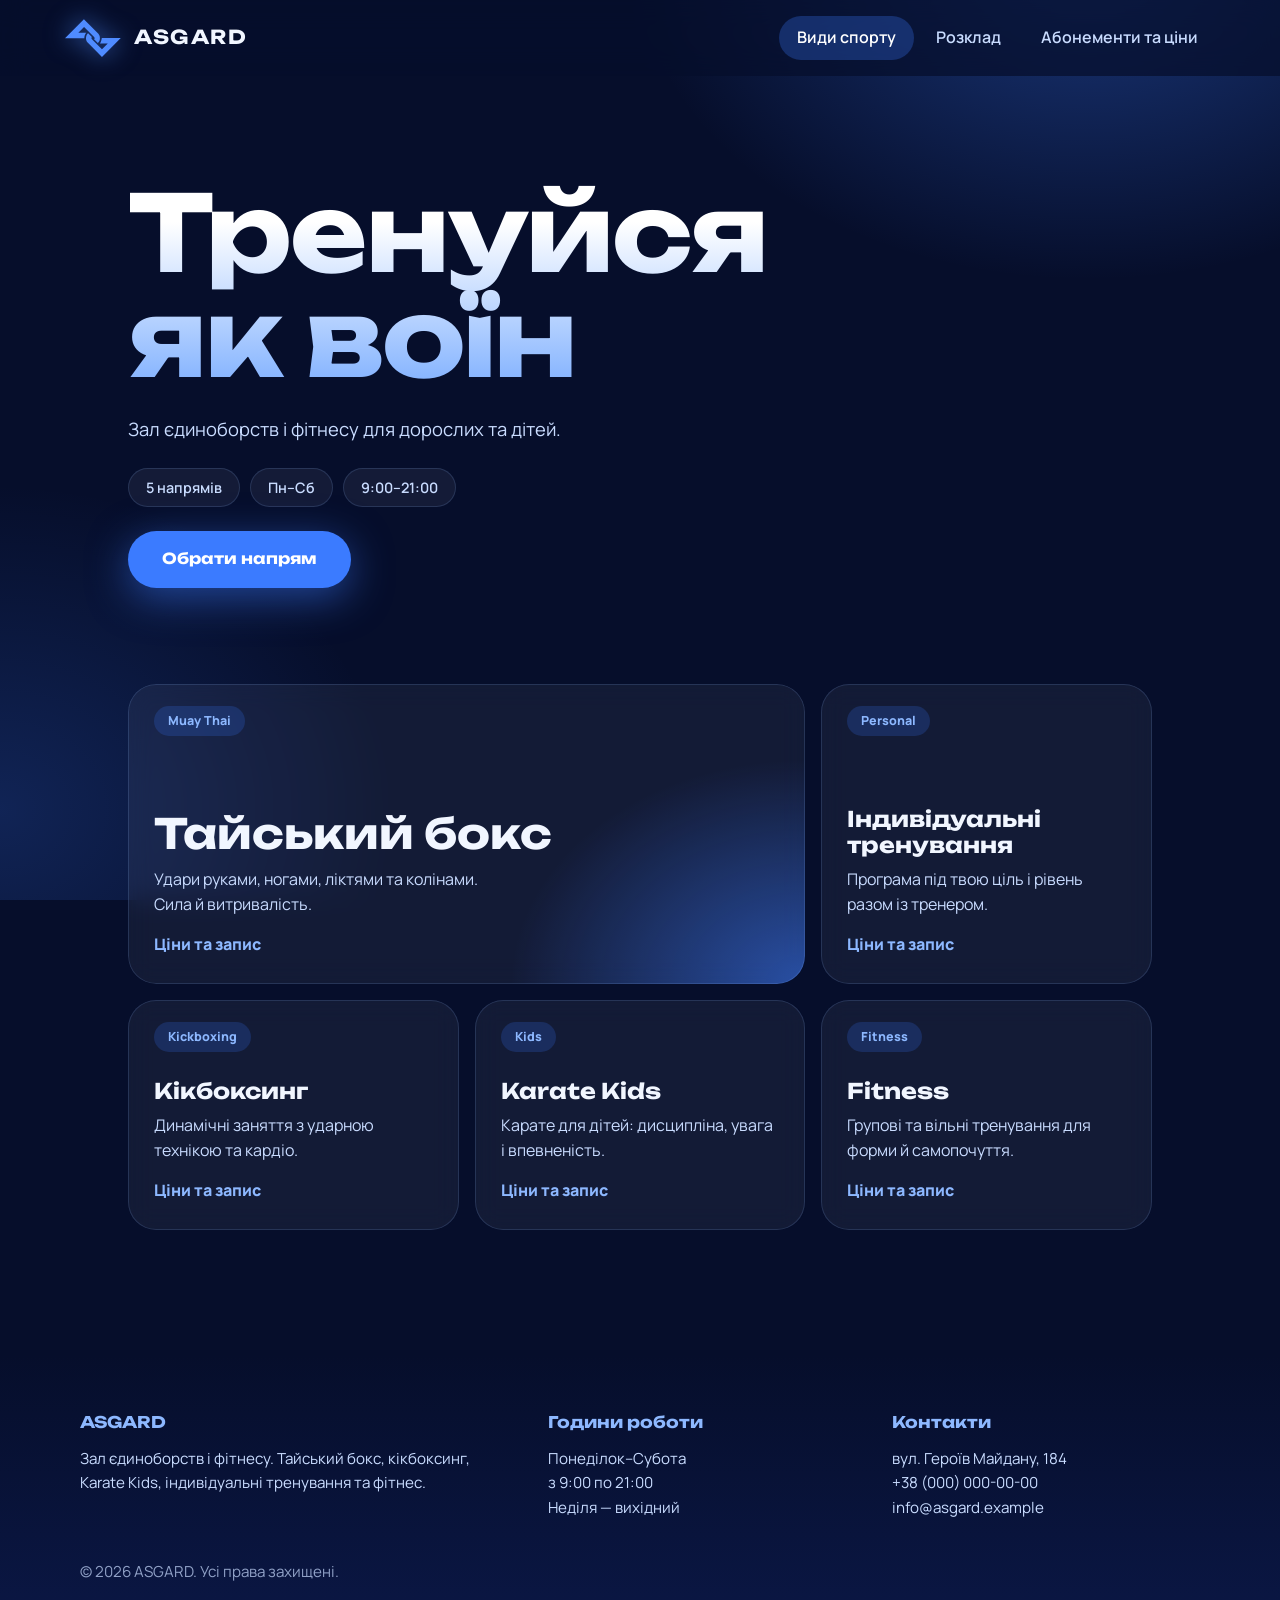
<file: index.html>
<!DOCTYPE html>
<html lang="uk">
<head>
<meta charset="UTF-8">
<meta name="viewport" content="width=device-width, initial-scale=1">
<title>ASGARD — Види спорту</title>
<link href="https://fonts.googleapis.com/css2?family=Manrope:wght@400;600;800&family=Unbounded:wght@500;700&display=swap" rel="stylesheet">
<link rel="stylesheet" href="sports.css">
</head>
<body>
<header class="nav">
    <a class="brand" href="index.html" aria-label="ASGARD — на головну"><i class="logo" aria-hidden="true"></i><span>ASGARD</span></a>  <button class="burger" aria-label="Меню" aria-expanded="false" aria-controls="menu"><span></span><span></span></button>
  <nav id="menu">
    <a href="index.html">Види спорту</a>
    <a href="schedule.html">Розклад</a>
    <a href="prices.html">Абонементи та ціни</a>
  </nav>
</header>

<main>
  <section class="hero">
    <h1>Тренуйся<br>як воїн</h1>
    <p class="tag">Зал єдиноборств і фітнесу для дорослих та дітей.</p>
    <div class="chips"><span class="chip">5 напрямів</span><span class="chip">Пн–Сб</span><span class="chip">9:00–21:00</span></div>
    <a class="btn" href="#sports">Обрати напрям</a>
  </section>

  <ul class="sports" id="sports">
    <li class="sport glow" data-tag="Muay Thai"><a class="sport-link" href="prices.html?sport=muay"><h2>Тайський бокс</h2><p>Удари руками, ногами, ліктями та колінами. Сила й витривалість.</p><span class="sport-cta">Ціни та запис</span></a></li>
    <li class="sport glow" data-tag="Personal"><a class="sport-link" href="prices.html?sport=personal"><h2>Індивідуальні тренування</h2><p>Програма під твою ціль і рівень разом із тренером.</p><span class="sport-cta">Ціни та запис</span></a></li>
    <li class="sport glow" data-tag="Kickboxing"><a class="sport-link" href="prices.html?sport=kick"><h2>Кікбоксинг</h2><p>Динамічні заняття з ударною технікою та кардіо.</p><span class="sport-cta">Ціни та запис</span></a></li>
    <li class="sport glow" data-tag="Kids"><a class="sport-link" href="prices.html?sport=kids"><h2>Karate Kids</h2><p>Карате для дітей: дисципліна, увага і впевненість.</p><span class="sport-cta">Ціни та запис</span></a></li>
    <li class="sport glow" data-tag="Fitness"><a class="sport-link" href="prices.html?sport=fitness"><h2>Fitness</h2><p>Групові та вільні тренування для форми й самопочуття.</p><span class="sport-cta">Ціни та запис</span></a></li>
  </ul>
</main>

<footer class="footer">
  <div class="footer-grid">
    <div><h3>ASGARD</h3><p>Зал єдиноборств і фітнесу. Тайський бокс, кікбоксинг, Karate Kids, індивідуальні тренування та фітнес.</p></div>
    <div><h3>Години роботи</h3><p>Понеділок–Субота<br>з 9:00 по 21:00<br>Неділя — вихідний</p></div>
    <div><h3>Контакти</h3><p>вул. Героїв Майдану, 184<br><a href="tel:+380000000000">+38 (000) 000-00-00</a><br><a href="mailto:info@asgard.example">info@asgard.example</a></p></div>
  </div>
  <p class="copy">© 2026 ASGARD. Усі права захищені.</p>
</footer>
<script src="script.js"></script>
</body>
</html>
</file>
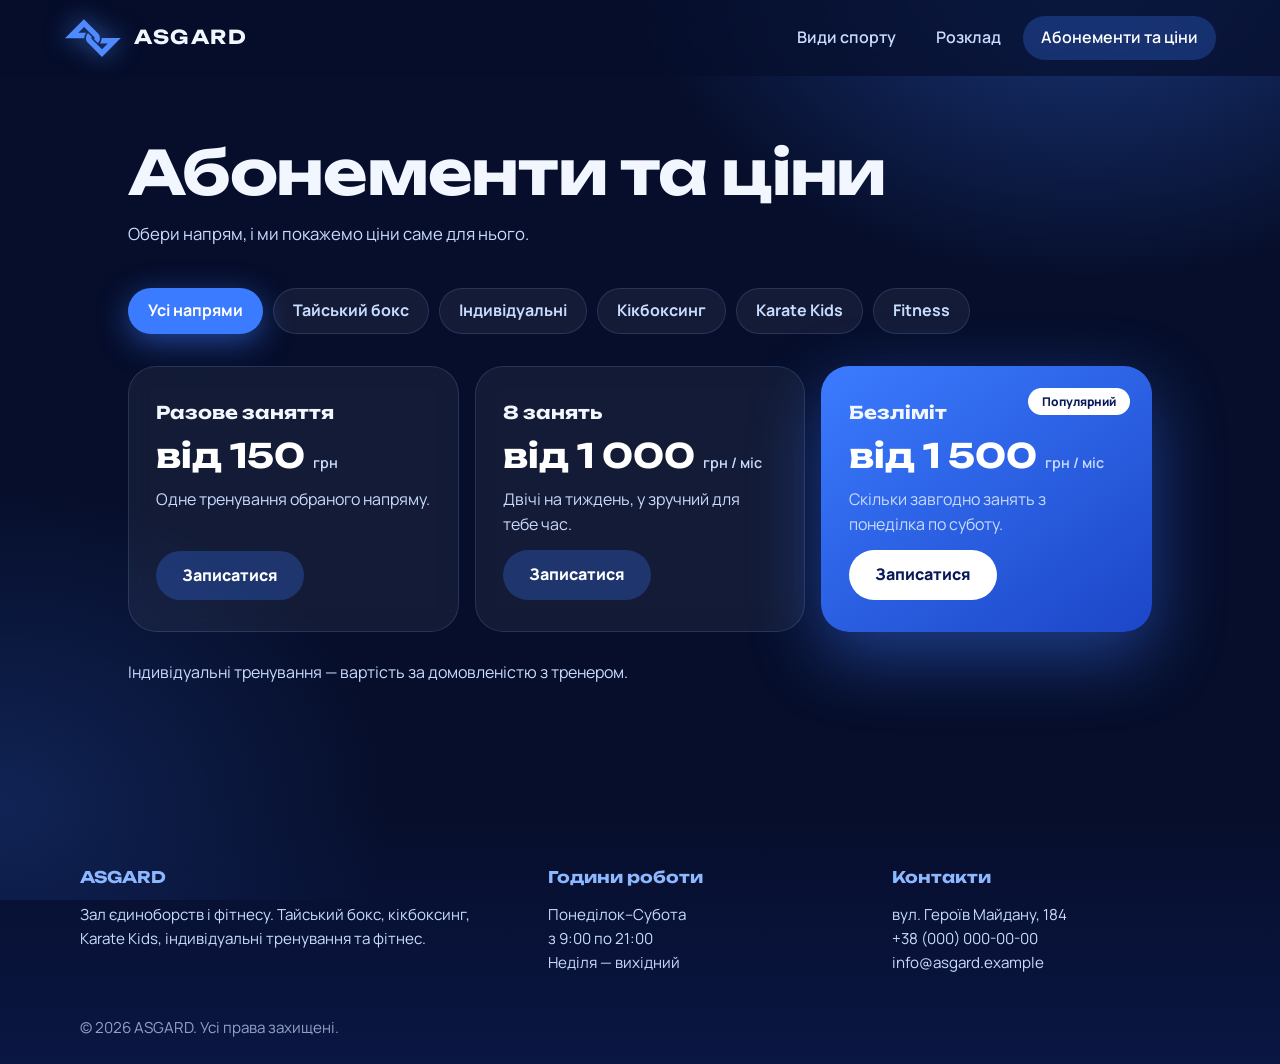
<file: prices.html>
<!DOCTYPE html>
<html lang="uk">
<head>
<meta charset="UTF-8">
<meta name="viewport" content="width=device-width, initial-scale=1">
<title>ASGARD — Абонементи та ціни</title>
<link href="https://fonts.googleapis.com/css2?family=Manrope:wght@400;600;800&family=Unbounded:wght@500;700&display=swap" rel="stylesheet">
<link rel="stylesheet" href="prices.css">
</head>
<body>
<header class="nav">
  <a class="brand" href="index.html" aria-label="ASGARD — на головну"><svg viewBox="0 0 60 60" aria-hidden="true"><polygon points="6,26 26,6 52,6 40,18 30,18 18,30" fill="#9cc3ff"/><polygon points="54,34 34,54 8,54 20,42 30,42 42,30" fill="#4f8bff"/></svg><span>ASGARD</span></a>
  <button class="burger" aria-label="Меню" aria-expanded="false" aria-controls="menu"><span></span><span></span></button>
  <nav id="menu">
    <a href="index.html">Види спорту</a>
    <a href="schedule.html">Розклад</a>
    <a href="prices.html">Абонементи та ціни</a>
  </nav>
</header>

<main>
  <h1>Абонементи та ціни</h1>
  <p class="lead" id="lead">Обери напрям, і ми покажемо ціни саме для нього.</p>

  <div class="picker" id="picker">
    <button type="button" data-sport="all">Усі напрями</button>
    <button type="button" data-sport="muay">Тайський бокс</button>
    <button type="button" data-sport="personal">Індивідуальні</button>
    <button type="button" data-sport="kick">Кікбоксинг</button>
    <button type="button" data-sport="kids">Karate Kids</button>
    <button type="button" data-sport="fitness">Fitness</button>
  </div>

  <div class="plans" id="plans">
    <article class="plan glow" data-plan="single"><h2>Разове заняття</h2><div class="price"><span class="num">200</span> <small>грн</small></div><p>Одне тренування обраного напряму.</p><a href="#">Записатися</a></article>
    <article class="plan glow" data-plan="eight"><h2>8 занять</h2><div class="price"><span class="num">1 200</span> <small>грн / міс</small></div><p>Двічі на тиждень, у зручний для тебе час.</p><a href="#">Записатися</a></article>
    <article class="plan glow" data-plan="unlimited"><h2>Безліміт</h2><div class="price"><span class="num">1 800</span> <small>грн / міс</small></div><p>Скільки завгодно занять з понеділка по суботу.</p><a href="#">Записатися</a></article>
  </div>
  <p class="note" id="note"></p>
</main>

<footer class="footer">
  <div class="footer-grid">
    <div><h3>ASGARD</h3><p>Зал єдиноборств і фітнесу. Тайський бокс, кікбоксинг, Karate Kids, індивідуальні тренування та фітнес.</p></div>
    <div><h3>Години роботи</h3><p>Понеділок–Субота<br>з 9:00 по 21:00<br>Неділя — вихідний</p></div>
    <div><h3>Контакти</h3><p>вул. Героїв Майдану, 184<br><a href="tel:+380000000000">+38 (000) 000-00-00</a><br><a href="mailto:info@asgard.example">info@asgard.example</a></p></div>
  </div>
  <p class="copy">© 2026 ASGARD. Усі права захищені.</p>
</footer>
<script src="script.js"></script>
</body>
</html>
</file>
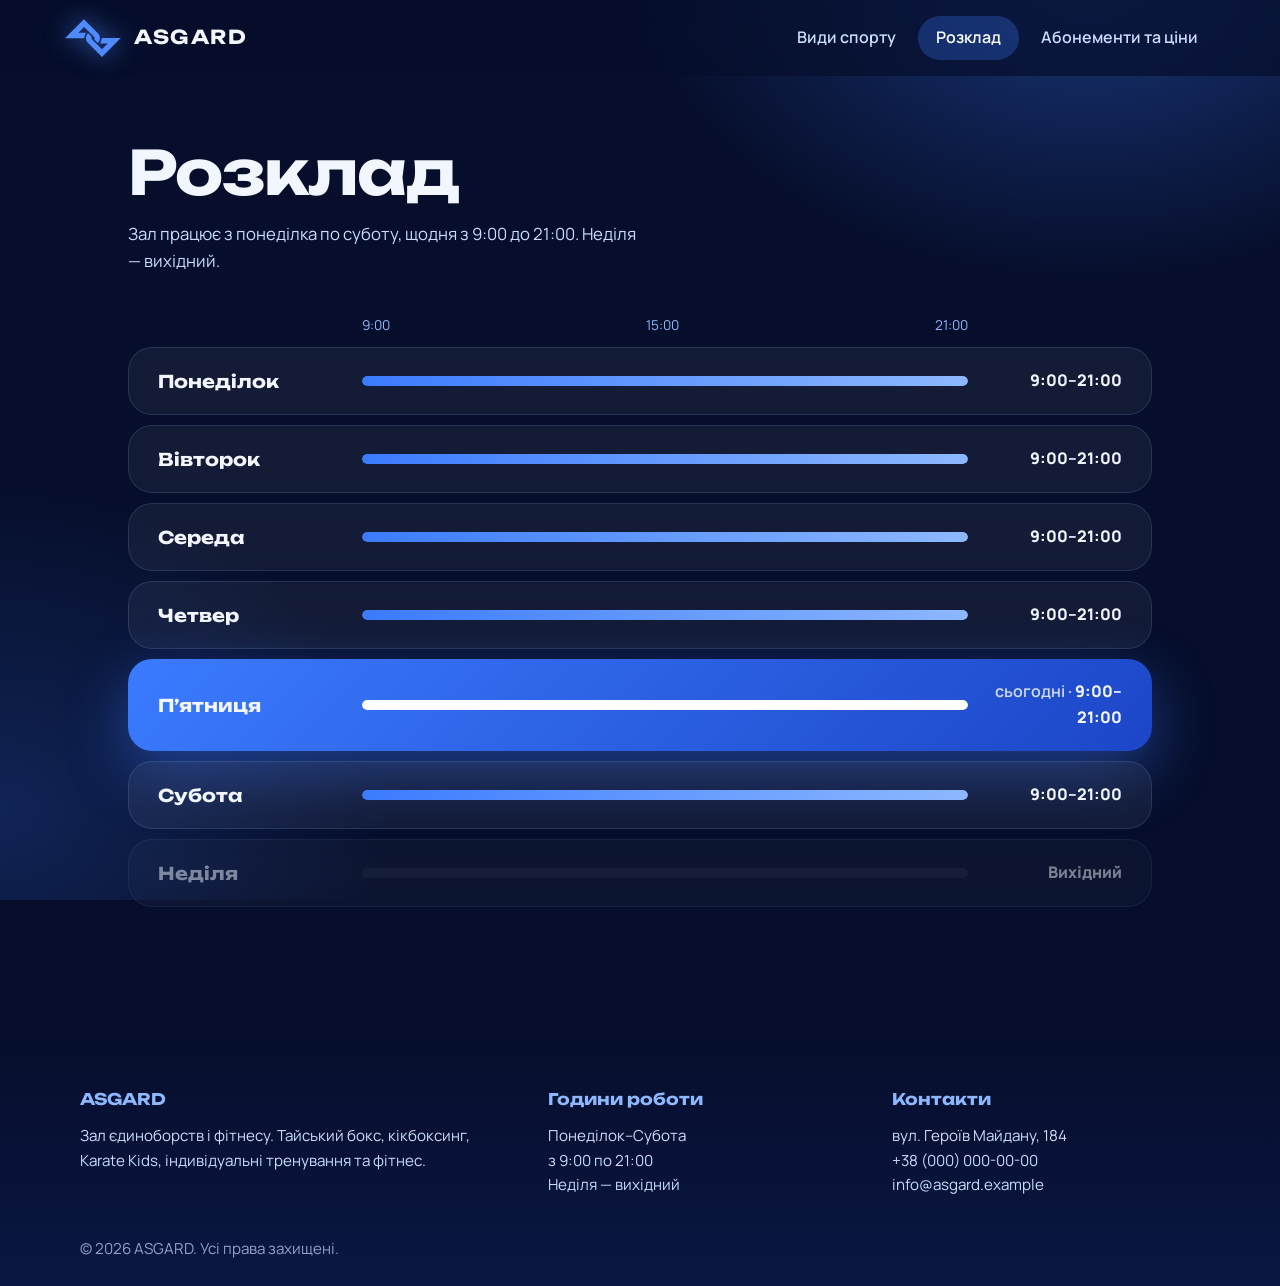
<file: schedule.html>
<!DOCTYPE html>
<html lang="uk">
<head>
<meta charset="UTF-8">
<meta name="viewport" content="width=device-width, initial-scale=1">
<title>ASGARD — Розклад</title>
<link href="https://fonts.googleapis.com/css2?family=Manrope:wght@400;600;800&family=Unbounded:wght@500;700&display=swap" rel="stylesheet">
<link rel="stylesheet" href="schedule.css">
</head>
<body>
<header class="nav">
  <a class="brand" href="index.html" aria-label="ASGARD — на головну"><svg viewBox="0 0 60 60" aria-hidden="true"><polygon points="6,26 26,6 52,6 40,18 30,18 18,30" fill="#9cc3ff"/><polygon points="54,34 34,54 8,54 20,42 30,42 42,30" fill="#4f8bff"/></svg><span>ASGARD</span></a>
  <button class="burger" aria-label="Меню" aria-expanded="false" aria-controls="menu"><span></span><span></span></button>
  <nav id="menu">
    <a href="index.html">Види спорту</a>
    <a href="schedule.html">Розклад</a>
    <a href="prices.html">Абонементи та ціни</a>
  </nav>
</header>

<main>
  <h1>Розклад</h1>
  <p class="lead">Зал працює з понеділка по суботу, щодня з 9:00 до 21:00. Неділя — вихідний.</p>
  <div class="scale"><span></span><div><span>9:00</span><span>15:00</span><span>21:00</span></div><span></span></div>
  <ul class="days">
    <li class="day glow" data-day="1"><h2>Понеділок</h2><div class="bar"><i></i></div><span class="time">9:00–21:00</span></li>
    <li class="day glow" data-day="2"><h2>Вівторок</h2><div class="bar"><i></i></div><span class="time">9:00–21:00</span></li>
    <li class="day glow" data-day="3"><h2>Середа</h2><div class="bar"><i></i></div><span class="time">9:00–21:00</span></li>
    <li class="day glow" data-day="4"><h2>Четвер</h2><div class="bar"><i></i></div><span class="time">9:00–21:00</span></li>
    <li class="day glow" data-day="5"><h2>Пʼятниця</h2><div class="bar"><i></i></div><span class="time">9:00–21:00</span></li>
    <li class="day glow" data-day="6"><h2>Субота</h2><div class="bar"><i></i></div><span class="time">9:00–21:00</span></li>
    <li class="day off" data-day="0"><h2>Неділя</h2><div class="bar"><i></i></div><span class="time">Вихідний</span></li>
  </ul>
</main>

<footer class="footer">
  <div class="footer-grid">
    <div><h3>ASGARD</h3><p>Зал єдиноборств і фітнесу. Тайський бокс, кікбоксинг, Karate Kids, індивідуальні тренування та фітнес.</p></div>
    <div><h3>Години роботи</h3><p>Понеділок–Субота<br>з 9:00 по 21:00<br>Неділя — вихідний</p></div>
    <div><h3>Контакти</h3><p>вул. Героїв Майдану, 184<br><a href="tel:+380000000000">+38 (000) 000-00-00</a><br><a href="mailto:info@asgard.example">info@asgard.example</a></p></div>
  </div>
  <p class="copy">© 2026 ASGARD. Усі права захищені.</p>
</footer>
<script src="script.js"></script>
</body>
</html>
</file>
<file: sports.css>
:root{--bg:#060e2b;--mid:#3b7bff;--light:#8db8ff;--pale:#c9dcff;--text:#f1f6ff;--glass:rgba(255,255,255,.055);--glass2:rgba(255,255,255,.1);--edge:inset 0 0 0 1px rgba(141,184,255,.16)}
*{box-sizing:border-box;margin:0;padding:0}
html{scroll-behavior:smooth}
body{min-height:100vh;display:flex;flex-direction:column;color:var(--text);font-family:'Manrope','Segoe UI',Arial,sans-serif;line-height:1.6;background-color:var(--bg);
background-image:radial-gradient(700px 500px at 85% -5%,rgba(59,123,255,.38),transparent 65%),radial-gradient(600px 500px at 0% 90%,rgba(59,123,255,.2),transparent 65%);background-attachment:fixed}
h1,h2,h3,.brand span,.btn{font-family:'Unbounded','Manrope',Arial,sans-serif;font-weight:700}
a{color:inherit;text-decoration:none}

/* навігація: без рамок, у колір сайту */
.nav{position:sticky;top:0;z-index:10;display:flex;align-items:center;justify-content:space-between;padding:16px clamp(16px,5vw,64px);background:rgba(6,14,43,.72);backdrop-filter:blur(14px);-webkit-backdrop-filter:blur(14px);border:0}
.brand{display:flex;align-items:center;gap:12px}
.brand span{font-size:1.2rem;letter-spacing:.08em}
.nav nav{display:flex;gap:4px}
.nav nav a{padding:9px 18px;border-radius:999px;font-weight:600;color:var(--pale);transition:background .25s,color .25s,transform .25s}
.nav nav a.hovered{background:var(--glass2);color:#fff;transform:translateY(-2px)}
.nav nav a.active{background:rgba(59,123,255,.28);color:#fff}
.burger{display:none;background:none;border:0;width:44px;height:44px;cursor:pointer;flex-direction:column;justify-content:center;gap:6px;align-items:center}
.burger span{display:block;width:24px;height:2px;border-radius:2px;background:var(--text);transition:transform .3s}
.burger[aria-expanded=true] span:first-child{transform:translateY(4px) rotate(45deg)}
.burger[aria-expanded=true] span:last-child{transform:translateY(-4px) rotate(-45deg)}

/* загальне */
main{flex:1;width:100%;max-width:1120px;margin:0 auto;padding:clamp(28px,5vw,72px) clamp(16px,5vw,48px)}
h1{font-size:clamp(2.2rem,6vw,3.8rem);line-height:1.08;letter-spacing:-.02em}
.lead{color:var(--pale);max-width:52ch;margin:16px 0 40px;font-size:1.05rem}
.btn{display:inline-block;padding:16px 34px;border-radius:999px;font-size:.95rem;background:var(--mid);color:#fff;box-shadow:0 10px 40px rgba(59,123,255,.5);transition:transform .25s,background .25s,box-shadow .25s}
.btn:hover{transform:translateY(-3px);background:#5a92ff;box-shadow:0 16px 50px rgba(59,123,255,.65)}

/* скляні картки + світіння за курсором */
.sport,.day,.plan{background:var(--glass);box-shadow:var(--edge);backdrop-filter:blur(12px);-webkit-backdrop-filter:blur(12px)}
.glow{position:relative;overflow:hidden}
.glow::before{content:"";position:absolute;inset:0;background:radial-gradient(320px circle at var(--x,50%) var(--y,50%),rgba(141,184,255,.22),transparent 70%);opacity:0;transition:opacity .3s;pointer-events:none}
.glow.hovered::before{opacity:1}
.sport>*,.day>*,.plan>*{position:relative;z-index:1}

/* футер */
.footer{margin-top:60px;padding:56px clamp(16px,5vw,64px) 24px;background:linear-gradient(180deg,transparent,rgba(12,26,77,.7));border:0}
.footer-grid{max-width:1120px;margin:0 auto;display:grid;grid-template-columns:1.4fr 1fr 1fr;gap:36px}
.footer h3{font-size:1rem;margin-bottom:12px;color:var(--light)}
.footer p{color:var(--pale);font-size:.95rem}
.footer a:hover{color:#fff;text-decoration:underline}
.copy{max-width:1120px;margin:40px auto 0;color:var(--light);font-size:.85rem;opacity:.7}

a:focus-visible,button:focus-visible{outline:3px solid var(--light);outline-offset:3px}
@media(max-width:720px){
 .burger{display:flex}
 .nav nav{position:absolute;top:100%;left:0;right:0;background:rgba(6,14,43,.96);flex-direction:column;padding:8px clamp(16px,5vw,64px) 20px;display:none}
 .nav nav.open{display:flex}
 .nav nav a{padding:14px 16px}
 .footer-grid{grid-template-columns:1fr}
}
@media(prefers-reduced-motion:reduce){*{transition:none!important;animation:none!important}}
.hero{display:grid;justify-items:start;gap:24px;padding:clamp(10px,4vw,40px) 0 clamp(48px,8vw,96px)}
.hero h1{font-size:clamp(2.8rem,9vw,6.6rem);line-height:1;background:linear-gradient(180deg,#fff 20%,#7fb0ff 100%);-webkit-background-clip:text;background-clip:text;color:transparent}
.tag{font-size:1.15rem;color:var(--pale);max-width:40ch}
.chips{display:flex;flex-wrap:wrap;gap:10px}
.chip{padding:8px 18px;border-radius:999px;background:var(--glass);box-shadow:var(--edge);font-weight:600;font-size:.9rem;color:var(--pale)}

.sports{list-style:none;display:grid;grid-template-columns:repeat(6,1fr);gap:16px}
.sport{grid-column:span 2;min-height:230px;padding:26px;border-radius:28px;display:flex;flex-direction:column;justify-content:flex-end;transition:transform .3s,box-shadow .3s}
.sport:first-child{grid-column:span 4;min-height:300px;background-image:radial-gradient(420px 320px at 100% 100%,rgba(59,123,255,.55),transparent 70%)}
.sport.hovered{transform:translateY(-6px);box-shadow:inset 0 0 0 1px rgba(141,184,255,.5)}
.sport::after{content:attr(data-tag);position:absolute;top:22px;left:26px;padding:5px 14px;border-radius:999px;font-size:.78rem;font-weight:800;color:var(--light);background:rgba(59,123,255,.2);z-index:1}
.sport h2{font-size:1.35rem;line-height:1.2;margin-bottom:8px}
.sport:first-child h2{font-size:clamp(1.8rem,4vw,2.6rem)}
.sport p{color:var(--pale);max-width:36ch}
@media(max-width:820px){.sports{grid-template-columns:1fr 1fr}.sport,.sport:first-child{grid-column:span 1}.sport:first-child{grid-column:1/-1}}
@media(max-width:560px){.sports{grid-template-columns:1fr}.sport,.sport:first-child{grid-column:1/-1;min-height:200px}}
.sport{padding:0}
.sport::after{pointer-events:none}
.sport-link{display:flex;flex-direction:column;justify-content:flex-end;height:100%;min-height:inherit;padding:26px}
.sport-cta{margin-top:14px;font-weight:800;color:var(--light);transition:transform .25s,color .25s}
.sport.hovered .sport-cta{color:#fff;transform:translateX(6px)}
.logo{display:block;line-height:0}
.logo svg{display:block;height:40px;width:auto;transition:transform .4s,filter .4s;filter:drop-shadow(0 0 12px rgba(79,139,255,.7))}
.logo path{fill:#4f8bff;fill-opacity:1}
.brand:hover .logo svg{transform:scale(1.08);filter:drop-shadow(0 0 18px rgba(127,176,255,.95))}
</file>
<file: prices.css>
:root{--bg:#060e2b;--mid:#3b7bff;--light:#8db8ff;--pale:#c9dcff;--text:#f1f6ff;--glass:rgba(255,255,255,.055);--glass2:rgba(255,255,255,.1);--edge:inset 0 0 0 1px rgba(141,184,255,.16)}
*{box-sizing:border-box;margin:0;padding:0}
html{scroll-behavior:smooth}
body{min-height:100vh;display:flex;flex-direction:column;color:var(--text);font-family:'Manrope','Segoe UI',Arial,sans-serif;line-height:1.6;background-color:var(--bg);
background-image:radial-gradient(700px 500px at 85% -5%,rgba(59,123,255,.38),transparent 65%),radial-gradient(600px 500px at 0% 90%,rgba(59,123,255,.2),transparent 65%);background-attachment:fixed}
h1,h2,h3,.brand span,.btn{font-family:'Unbounded','Manrope',Arial,sans-serif;font-weight:700}
a{color:inherit;text-decoration:none}

/* навігація: без рамок, у колір сайту */
.nav{position:sticky;top:0;z-index:10;display:flex;align-items:center;justify-content:space-between;padding:16px clamp(16px,5vw,64px);background:rgba(6,14,43,.72);backdrop-filter:blur(14px);-webkit-backdrop-filter:blur(14px);border:0}
.brand{display:flex;align-items:center;gap:12px}
.brand span{font-size:1.2rem;letter-spacing:.08em}
.nav nav{display:flex;gap:4px}
.nav nav a{padding:9px 18px;border-radius:999px;font-weight:600;color:var(--pale);transition:background .25s,color .25s,transform .25s}
.nav nav a.hovered{background:var(--glass2);color:#fff;transform:translateY(-2px)}
.nav nav a.active{background:rgba(59,123,255,.28);color:#fff}
.burger{display:none;background:none;border:0;width:44px;height:44px;cursor:pointer;flex-direction:column;justify-content:center;gap:6px;align-items:center}
.burger span{display:block;width:24px;height:2px;border-radius:2px;background:var(--text);transition:transform .3s}
.burger[aria-expanded=true] span:first-child{transform:translateY(4px) rotate(45deg)}
.burger[aria-expanded=true] span:last-child{transform:translateY(-4px) rotate(-45deg)}

/* загальне */
main{flex:1;width:100%;max-width:1120px;margin:0 auto;padding:clamp(28px,5vw,72px) clamp(16px,5vw,48px)}
h1{font-size:clamp(2.2rem,6vw,3.8rem);line-height:1.08;letter-spacing:-.02em}
.lead{color:var(--pale);max-width:52ch;margin:16px 0 40px;font-size:1.05rem}
.btn{display:inline-block;padding:16px 34px;border-radius:999px;font-size:.95rem;background:var(--mid);color:#fff;box-shadow:0 10px 40px rgba(59,123,255,.5);transition:transform .25s,background .25s,box-shadow .25s}
.btn:hover{transform:translateY(-3px);background:#5a92ff;box-shadow:0 16px 50px rgba(59,123,255,.65)}

/* скляні картки + світіння за курсором */
.sport,.day,.plan{background:var(--glass);box-shadow:var(--edge);backdrop-filter:blur(12px);-webkit-backdrop-filter:blur(12px)}
.glow{position:relative;overflow:hidden}
.glow::before{content:"";position:absolute;inset:0;background:radial-gradient(320px circle at var(--x,50%) var(--y,50%),rgba(141,184,255,.22),transparent 70%);opacity:0;transition:opacity .3s;pointer-events:none}
.glow.hovered::before{opacity:1}
.sport>*,.day>*,.plan>*{position:relative;z-index:1}

/* футер */
.footer{margin-top:60px;padding:56px clamp(16px,5vw,64px) 24px;background:linear-gradient(180deg,transparent,rgba(12,26,77,.7));border:0}
.footer-grid{max-width:1120px;margin:0 auto;display:grid;grid-template-columns:1.4fr 1fr 1fr;gap:36px}
.footer h3{font-size:1rem;margin-bottom:12px;color:var(--light)}
.footer p{color:var(--pale);font-size:.95rem}
.footer a:hover{color:#fff;text-decoration:underline}
.copy{max-width:1120px;margin:40px auto 0;color:var(--light);font-size:.85rem;opacity:.7}

a:focus-visible,button:focus-visible{outline:3px solid var(--light);outline-offset:3px}
@media(max-width:720px){
 .burger{display:flex}
 .nav nav{position:absolute;top:100%;left:0;right:0;background:rgba(6,14,43,.96);flex-direction:column;padding:8px clamp(16px,5vw,64px) 20px;display:none}
 .nav nav.open{display:flex}
 .nav nav a{padding:14px 16px}
 .footer-grid{grid-template-columns:1fr}
}
@media(prefers-reduced-motion:reduce){*{transition:none!important;animation:none!important}}
.plans{display:grid;grid-template-columns:repeat(auto-fit,minmax(240px,1fr));gap:16px}
.plan{display:flex;flex-direction:column;gap:12px;padding:32px 28px;border-radius:28px;transition:transform .3s,box-shadow .3s}
.plan.hovered{transform:translateY(-8px);box-shadow:inset 0 0 0 1px rgba(141,184,255,.5)}
.plan h2{font-size:1.1rem}
.plan .price{font-family:'Unbounded',sans-serif;font-weight:700;font-size:2.1rem;line-height:1.1;color:#fff}
.plan .price small{font-family:'Manrope',sans-serif;font-weight:600;font-size:.9rem;color:var(--pale)}
.plan p{flex:1;color:var(--pale)}
.plan a{align-self:flex-start;padding:12px 26px;border-radius:999px;font-weight:800;background:rgba(59,123,255,.28);color:#fff;transition:background .25s,transform .25s}
.plan a:hover{background:var(--mid);transform:translateX(4px)}
.plan:nth-child(3){background:linear-gradient(145deg,#3b7bff,#1c46c7);box-shadow:0 24px 70px rgba(59,123,255,.45)}
.plan:nth-child(3)::after{content:"Популярний";position:absolute;top:22px;right:22px;padding:4px 14px;border-radius:999px;font-size:.75rem;font-weight:800;color:#0a1a58;background:#fff;z-index:1}
.plan:nth-child(3) a{background:#fff;color:#0a1a58}
.note{margin-top:28px;color:var(--pale)}
.plan[hidden]{display:none}
.picker{display:flex;flex-wrap:wrap;gap:10px;margin-bottom:32px}
.picker button{padding:10px 20px;border:0;border-radius:999px;font:inherit;font-weight:700;color:var(--pale);background:var(--glass);box-shadow:var(--edge);cursor:pointer;transition:background .25s,color .25s,transform .25s}
.picker button:hover{transform:translateY(-2px);background:var(--glass2)}
.picker button.on{background:var(--mid);color:#fff;box-shadow:0 8px 30px rgba(59,123,255,.5)}
.plan .price .num{transition:opacity .2s}
.plan.flash .price .num{animation:pop .5s}
@keyframes pop{0%{transform:scale(.85);opacity:0}100%{transform:none;opacity:1}}
.logo{display:block;line-height:0}
.logo svg{display:block;height:40px;width:auto;transition:transform .4s,filter .4s;filter:drop-shadow(0 0 12px rgba(79,139,255,.7))}
.logo path{fill:#4f8bff;fill-opacity:1}
.brand:hover .logo svg{transform:scale(1.08);filter:drop-shadow(0 0 18px rgba(127,176,255,.95))}
</file>
<file: schedule.css>
:root{--bg:#060e2b;--mid:#3b7bff;--light:#8db8ff;--pale:#c9dcff;--text:#f1f6ff;--glass:rgba(255,255,255,.055);--glass2:rgba(255,255,255,.1);--edge:inset 0 0 0 1px rgba(141,184,255,.16)}
*{box-sizing:border-box;margin:0;padding:0}
html{scroll-behavior:smooth}
body{min-height:100vh;display:flex;flex-direction:column;color:var(--text);font-family:'Manrope','Segoe UI',Arial,sans-serif;line-height:1.6;background-color:var(--bg);
background-image:radial-gradient(700px 500px at 85% -5%,rgba(59,123,255,.38),transparent 65%),radial-gradient(600px 500px at 0% 90%,rgba(59,123,255,.2),transparent 65%);background-attachment:fixed}
h1,h2,h3,.brand span,.btn{font-family:'Unbounded','Manrope',Arial,sans-serif;font-weight:700}
a{color:inherit;text-decoration:none}

/* навігація: без рамок, у колір сайту */
.nav{position:sticky;top:0;z-index:10;display:flex;align-items:center;justify-content:space-between;padding:16px clamp(16px,5vw,64px);background:rgba(6,14,43,.72);backdrop-filter:blur(14px);-webkit-backdrop-filter:blur(14px);border:0}
.brand{display:flex;align-items:center;gap:12px}
.brand span{font-size:1.2rem;letter-spacing:.08em}
.nav nav{display:flex;gap:4px}
.nav nav a{padding:9px 18px;border-radius:999px;font-weight:600;color:var(--pale);transition:background .25s,color .25s,transform .25s}
.nav nav a.hovered{background:var(--glass2);color:#fff;transform:translateY(-2px)}
.nav nav a.active{background:rgba(59,123,255,.28);color:#fff}
.burger{display:none;background:none;border:0;width:44px;height:44px;cursor:pointer;flex-direction:column;justify-content:center;gap:6px;align-items:center}
.burger span{display:block;width:24px;height:2px;border-radius:2px;background:var(--text);transition:transform .3s}
.burger[aria-expanded=true] span:first-child{transform:translateY(4px) rotate(45deg)}
.burger[aria-expanded=true] span:last-child{transform:translateY(-4px) rotate(-45deg)}

/* загальне */
main{flex:1;width:100%;max-width:1120px;margin:0 auto;padding:clamp(28px,5vw,72px) clamp(16px,5vw,48px)}
h1{font-size:clamp(2.2rem,6vw,3.8rem);line-height:1.08;letter-spacing:-.02em}
.lead{color:var(--pale);max-width:52ch;margin:16px 0 40px;font-size:1.05rem}
.btn{display:inline-block;padding:16px 34px;border-radius:999px;font-size:.95rem;background:var(--mid);color:#fff;box-shadow:0 10px 40px rgba(59,123,255,.5);transition:transform .25s,background .25s,box-shadow .25s}
.btn:hover{transform:translateY(-3px);background:#5a92ff;box-shadow:0 16px 50px rgba(59,123,255,.65)}

/* скляні картки + світіння за курсором */
.sport,.day,.plan{background:var(--glass);box-shadow:var(--edge);backdrop-filter:blur(12px);-webkit-backdrop-filter:blur(12px)}
.glow{position:relative;overflow:hidden}
.glow::before{content:"";position:absolute;inset:0;background:radial-gradient(320px circle at var(--x,50%) var(--y,50%),rgba(141,184,255,.22),transparent 70%);opacity:0;transition:opacity .3s;pointer-events:none}
.glow.hovered::before{opacity:1}
.sport>*,.day>*,.plan>*{position:relative;z-index:1}

/* футер */
.footer{margin-top:60px;padding:56px clamp(16px,5vw,64px) 24px;background:linear-gradient(180deg,transparent,rgba(12,26,77,.7));border:0}
.footer-grid{max-width:1120px;margin:0 auto;display:grid;grid-template-columns:1.4fr 1fr 1fr;gap:36px}
.footer h3{font-size:1rem;margin-bottom:12px;color:var(--light)}
.footer p{color:var(--pale);font-size:.95rem}
.footer a:hover{color:#fff;text-decoration:underline}
.copy{max-width:1120px;margin:40px auto 0;color:var(--light);font-size:.85rem;opacity:.7}

a:focus-visible,button:focus-visible{outline:3px solid var(--light);outline-offset:3px}
@media(max-width:720px){
 .burger{display:flex}
 .nav nav{position:absolute;top:100%;left:0;right:0;background:rgba(6,14,43,.96);flex-direction:column;padding:8px clamp(16px,5vw,64px) 20px;display:none}
 .nav nav.open{display:flex}
 .nav nav a{padding:14px 16px}
 .footer-grid{grid-template-columns:1fr}
}
@media(prefers-reduced-motion:reduce){*{transition:none!important;animation:none!important}}
.days{list-style:none;display:grid;gap:10px}
.day{display:grid;grid-template-columns:180px 1fr 130px;align-items:center;gap:24px;padding:20px 30px;border-radius:24px;transition:transform .3s,box-shadow .3s}
.day.hovered{transform:translateX(8px);box-shadow:inset 0 0 0 1px rgba(141,184,255,.5)}
.day h2{font-size:1.1rem}
.bar{height:10px;border-radius:999px;background:rgba(255,255,255,.08);overflow:hidden}
.bar i{display:block;height:100%;border-radius:999px;background:linear-gradient(90deg,var(--mid),var(--light));transform-origin:left;transition:transform .6s}
.time{text-align:right;font-weight:800}
.day.today{background:linear-gradient(135deg,#3b7bff,#1c46c7);box-shadow:0 20px 60px rgba(59,123,255,.45)}
.day.today .bar{background:rgba(255,255,255,.25)}
.day.today .bar i{background:#fff}
.day.today .time::before{content:"сьогодні · ";font-weight:600;opacity:.85}
.day.off{opacity:.5}
.day.off .bar i{transform:scaleX(0)}
.scale{display:grid;grid-template-columns:180px 1fr 130px;gap:24px;padding:0 30px 10px;color:var(--light);font-size:.85rem}
.scale div{display:flex;justify-content:space-between}
@media(max-width:720px){.day,.scale{grid-template-columns:1fr auto;padding-left:22px;padding-right:22px}.day .bar{grid-column:1/-1;order:3}.scale{display:none}}
.logo{display:block;line-height:0}
.logo svg{display:block;height:40px;width:auto;transition:transform .4s,filter .4s;filter:drop-shadow(0 0 12px rgba(79,139,255,.7))}
.logo path{fill:#4f8bff;fill-opacity:1}
.brand:hover .logo svg{transform:scale(1.08);filter:drop-shadow(0 0 18px rgba(127,176,255,.95))}
</file>
